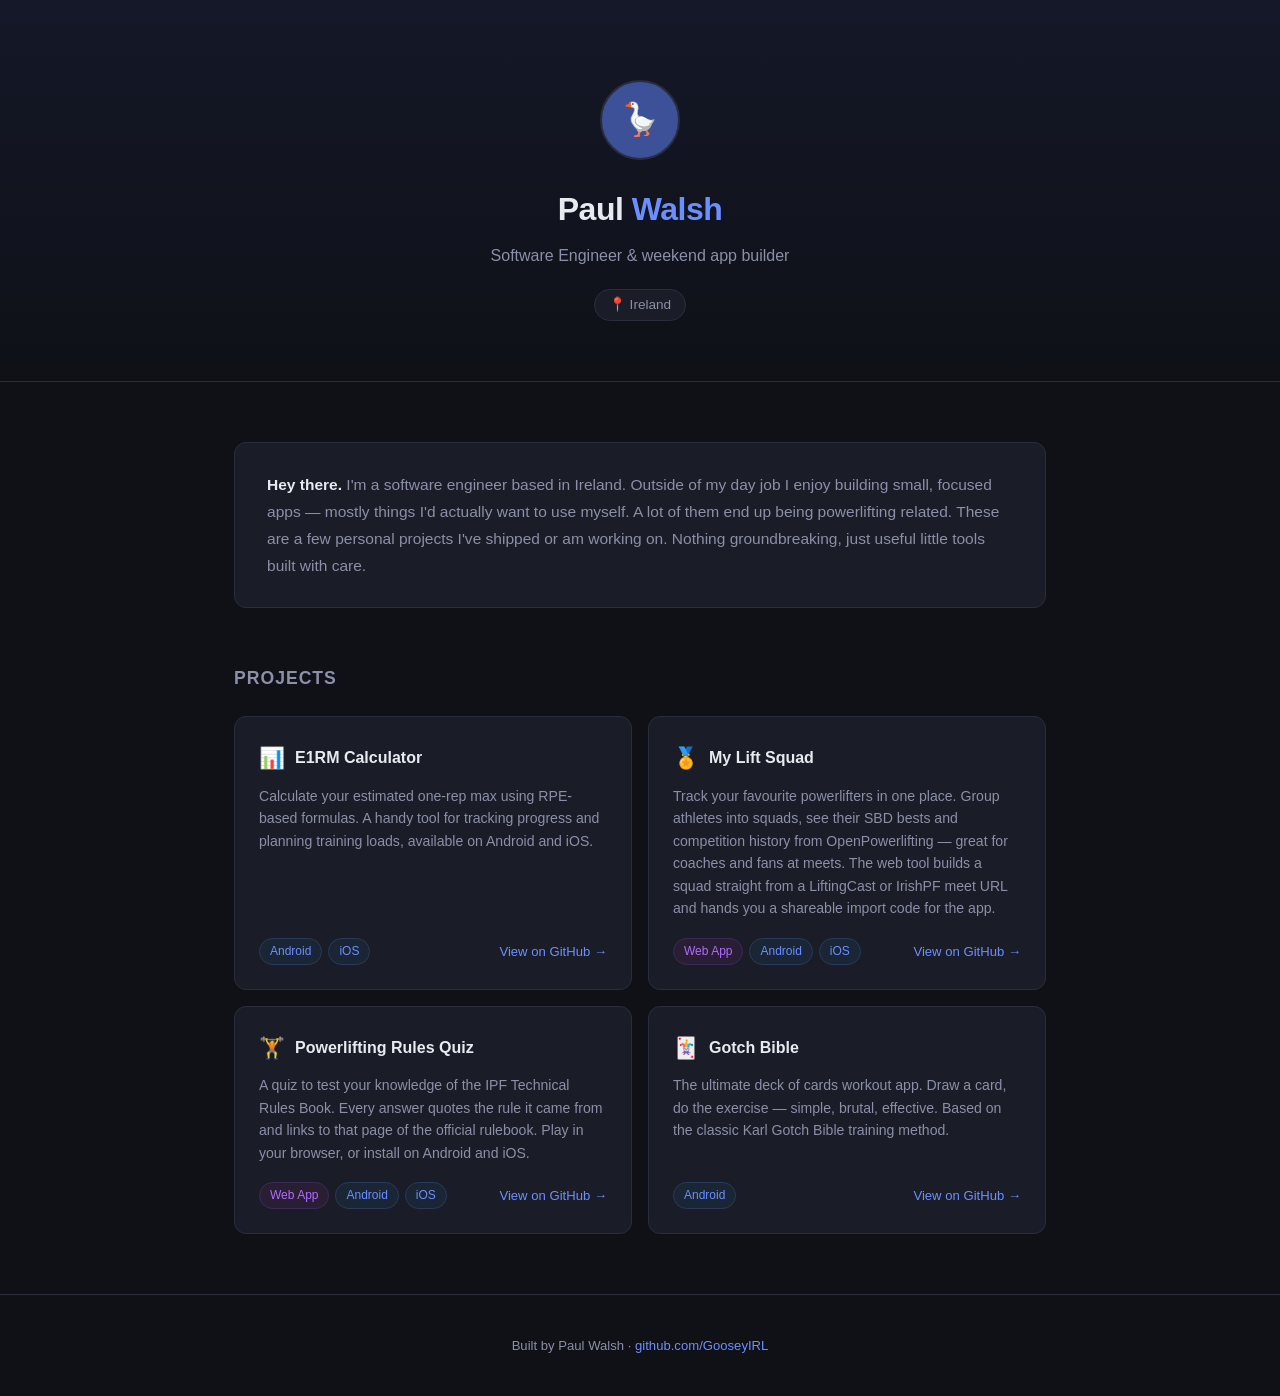
<file: index.html>
<!DOCTYPE html>
<html lang="en">
<head>
  <meta charset="UTF-8" />
  <meta name="viewport" content="width=device-width, initial-scale=1.0" />
  <title>GooseyIRL — Paul Walsh</title>
  <link rel="icon" href="data:image/svg+xml,<svg xmlns='http://www.w3.org/2000/svg' viewBox='0 0 100 100'><text y='.9em' font-size='90'>🪿</text></svg>">
  <style>
    :root {
      --bg: #0f1117;
      --surface: #1a1d27;
      --surface-hover: #22263a;
      --border: #2a2d3e;
      --accent: #6c8fff;
      --accent-dim: #3d5199;
      --text: #e8eaf0;
      --text-muted: #8b8fa8;
      --green: #4caf82;
      --radius: 12px;
    }

    * { box-sizing: border-box; margin: 0; padding: 0; }

    body {
      background: var(--bg);
      color: var(--text);
      font-family: -apple-system, BlinkMacSystemFont, "Segoe UI", Roboto, sans-serif;
      line-height: 1.6;
      min-height: 100vh;
    }

    a { color: var(--accent); text-decoration: none; }
    a:hover { text-decoration: underline; }

    /* ── Header ── */
    header {
      padding: 80px 24px 60px;
      text-align: center;
      border-bottom: 1px solid var(--border);
      background: linear-gradient(180deg, #141828 0%, var(--bg) 100%);
    }

    .avatar {
      width: 80px;
      height: 80px;
      border-radius: 50%;
      background: var(--accent-dim);
      display: flex;
      align-items: center;
      justify-content: center;
      font-size: 2rem;
      margin: 0 auto 24px;
      border: 2px solid var(--border);
    }

    header h1 {
      font-size: 2rem;
      font-weight: 700;
      letter-spacing: -0.5px;
      margin-bottom: 8px;
    }

    header h1 span {
      color: var(--accent);
    }

    .tagline {
      color: var(--text-muted);
      font-size: 1rem;
      margin-bottom: 20px;
    }

    .location {
      display: inline-flex;
      align-items: center;
      gap: 6px;
      background: var(--surface);
      border: 1px solid var(--border);
      border-radius: 999px;
      padding: 4px 14px;
      font-size: 0.85rem;
      color: var(--text-muted);
    }

    /* ── Main ── */
    main {
      max-width: 860px;
      margin: 0 auto;
      padding: 60px 24px;
    }

    .about {
      background: var(--surface);
      border: 1px solid var(--border);
      border-radius: var(--radius);
      padding: 28px 32px;
      margin-bottom: 56px;
      font-size: 0.97rem;
      color: var(--text-muted);
      line-height: 1.75;
    }

    .about strong { color: var(--text); }

    section h2 {
      font-size: 1.1rem;
      font-weight: 600;
      text-transform: uppercase;
      letter-spacing: 1px;
      color: var(--text-muted);
      margin-bottom: 24px;
    }

    .projects {
      display: grid;
      grid-template-columns: repeat(auto-fill, minmax(360px, 1fr));
      gap: 16px;
    }

    .card {
      background: var(--surface);
      border: 1px solid var(--border);
      border-radius: var(--radius);
      padding: 24px;
      transition: border-color 0.2s, background 0.2s;
      display: flex;
      flex-direction: column;
      gap: 10px;
    }

    .card:hover {
      border-color: var(--accent-dim);
      background: var(--surface-hover);
    }

    .card-header {
      display: flex;
      align-items: center;
      gap: 10px;
    }

    .card-icon {
      font-size: 1.3rem;
    }

    .card h3 {
      font-size: 1rem;
      font-weight: 600;
    }

    .card p {
      font-size: 0.88rem;
      color: var(--text-muted);
      flex: 1;
    }

    .card-footer {
      display: flex;
      align-items: center;
      justify-content: space-between;
      margin-top: 8px;
    }

    .badge {
      font-size: 0.75rem;
      padding: 3px 10px;
      border-radius: 999px;
      background: #1e2a1e;
      color: var(--green);
      border: 1px solid #2a4a2a;
      font-weight: 500;
    }

    .badge.android { background: #1a2535; color: #6c8fff; border-color: #2a3a5a; }
    .badge.web { background: #2a1e35; color: #b06cff; border-color: #3a2a5a; }
    a.badge { text-decoration: none; }
    a.badge:hover { opacity: 0.8; }

    .card-link {
      font-size: 0.82rem;
      color: var(--accent);
      display: flex;
      align-items: center;
      gap: 4px;
    }

    /* ── Footer ── */
    footer {
      text-align: center;
      padding: 40px 24px;
      border-top: 1px solid var(--border);
      color: var(--text-muted);
      font-size: 0.82rem;
    }

    @media (max-width: 480px) {
      header h1 { font-size: 1.5rem; }
      .projects { grid-template-columns: 1fr; }
      .about { padding: 20px; }
    }
  </style>
</head>
<body>

  <header>
    <div class="avatar">🪿</div>
    <h1>Paul <span>Walsh</span></h1>
    <p class="tagline">Software Engineer &amp; weekend app builder</p>
    <span class="location">📍 Ireland</span>
  </header>

  <main>
    <div class="about">
      <strong>Hey there.</strong> I'm a software engineer based in Ireland. Outside of my day job I enjoy building small, focused apps — mostly things I'd actually want to use myself. A lot of them end up being powerlifting related. These are a few personal projects I've shipped or am working on. Nothing groundbreaking, just useful little tools built with care.
    </div>

    <section>
      <h2>Projects</h2>
      <div class="projects">

        <div class="card">
          <div class="card-header">
            <span class="card-icon">📊</span>
            <h3>E1RM Calculator</h3>
          </div>
          <p>Calculate your estimated one-rep max using RPE-based formulas. A handy tool for tracking progress and planning training loads, available on Android and iOS.</p>
          <div class="card-footer">
            <div style="display:flex;gap:6px;">
              <a class="badge android" href="https://play.google.com/store/apps/details?id=com.e1rm.calculator" target="_blank">Android</a>
              <a class="badge android" href="https://apps.apple.com/us/app/e1rm-calculator-rpe-based/id6759536865" target="_blank">iOS</a>
            </div>
            <a class="card-link" href="https://github.com/gooseyirl/e1rm-calculator" target="_blank">View on GitHub →</a>
          </div>
        </div>

        <div class="card">
          <div class="card-header">
            <span class="card-icon">🏅</span>
            <h3>My Lift Squad</h3>
          </div>
          <p>Track your favourite powerlifters in one place. Group athletes into squads, see their SBD bests and competition history from OpenPowerlifting — great for coaches and fans at meets. The web tool builds a squad straight from a LiftingCast or IrishPF meet URL and hands you a shareable import code for the app.</p>
          <div class="card-footer">
            <div style="display:flex;gap:6px;">
              <a class="badge web" href="https://myliftsquad.com/" target="_blank">Web App</a>
              <a class="badge android" href="https://play.google.com/store/apps/details?id=com.gooseco.myliftsquad" target="_blank">Android</a>
              <a class="badge android" href="https://apps.apple.com/us/app/my-lift-squad/id6761733581" target="_blank">iOS</a>
            </div>
            <a class="card-link" href="https://github.com/gooseyirl/my-lift-squad" target="_blank">View on GitHub →</a>
          </div>
        </div>

        <div class="card">
          <div class="card-header">
            <span class="card-icon">🏋️</span>
            <h3>Powerlifting Rules Quiz</h3>
          </div>
          <p>A quiz to test your knowledge of the IPF Technical Rules Book. Every answer quotes the rule it came from and links to that page of the official rulebook. Play in your browser, or install on Android and iOS.</p>
          <div class="card-footer">
            <div style="display:flex;gap:6px;">
              <a class="badge web" href="/powerlifting-rules-quiz/">Web App</a>
              <a class="badge android" href="https://play.google.com/store/apps/details?id=com.gooseco.technicalrulesquiz" target="_blank">Android</a>
              <a class="badge android" href="https://apps.apple.com/us/app/powerlifting-rules-quiz/id6762290962" target="_blank">iOS</a>
            </div>
            <a class="card-link" href="https://github.com/gooseyirl/powerlifting-rules-quiz" target="_blank">View on GitHub →</a>
          </div>
        </div>

        <div class="card">
          <div class="card-header">
            <span class="card-icon">🃏</span>
            <h3>Gotch Bible</h3>
          </div>
          <p>The ultimate deck of cards workout app. Draw a card, do the exercise — simple, brutal, effective. Based on the classic Karl Gotch Bible training method.</p>
          <div class="card-footer">
            <a class="badge android" href="https://play.google.com/store/apps/details?id=com.gooseco.gotchbible" target="_blank">Android</a>
            <a class="card-link" href="https://github.com/gooseyirl/gotch-bible-app" target="_blank">View on GitHub →</a>
          </div>
        </div>

      </div>
    </section>
  </main>

  <footer>
    <p>Built by Paul Walsh · <a href="https://github.com/gooseyirl" target="_blank">github.com/GooseyIRL</a></p>
  </footer>

</body>
</html>
</file>
